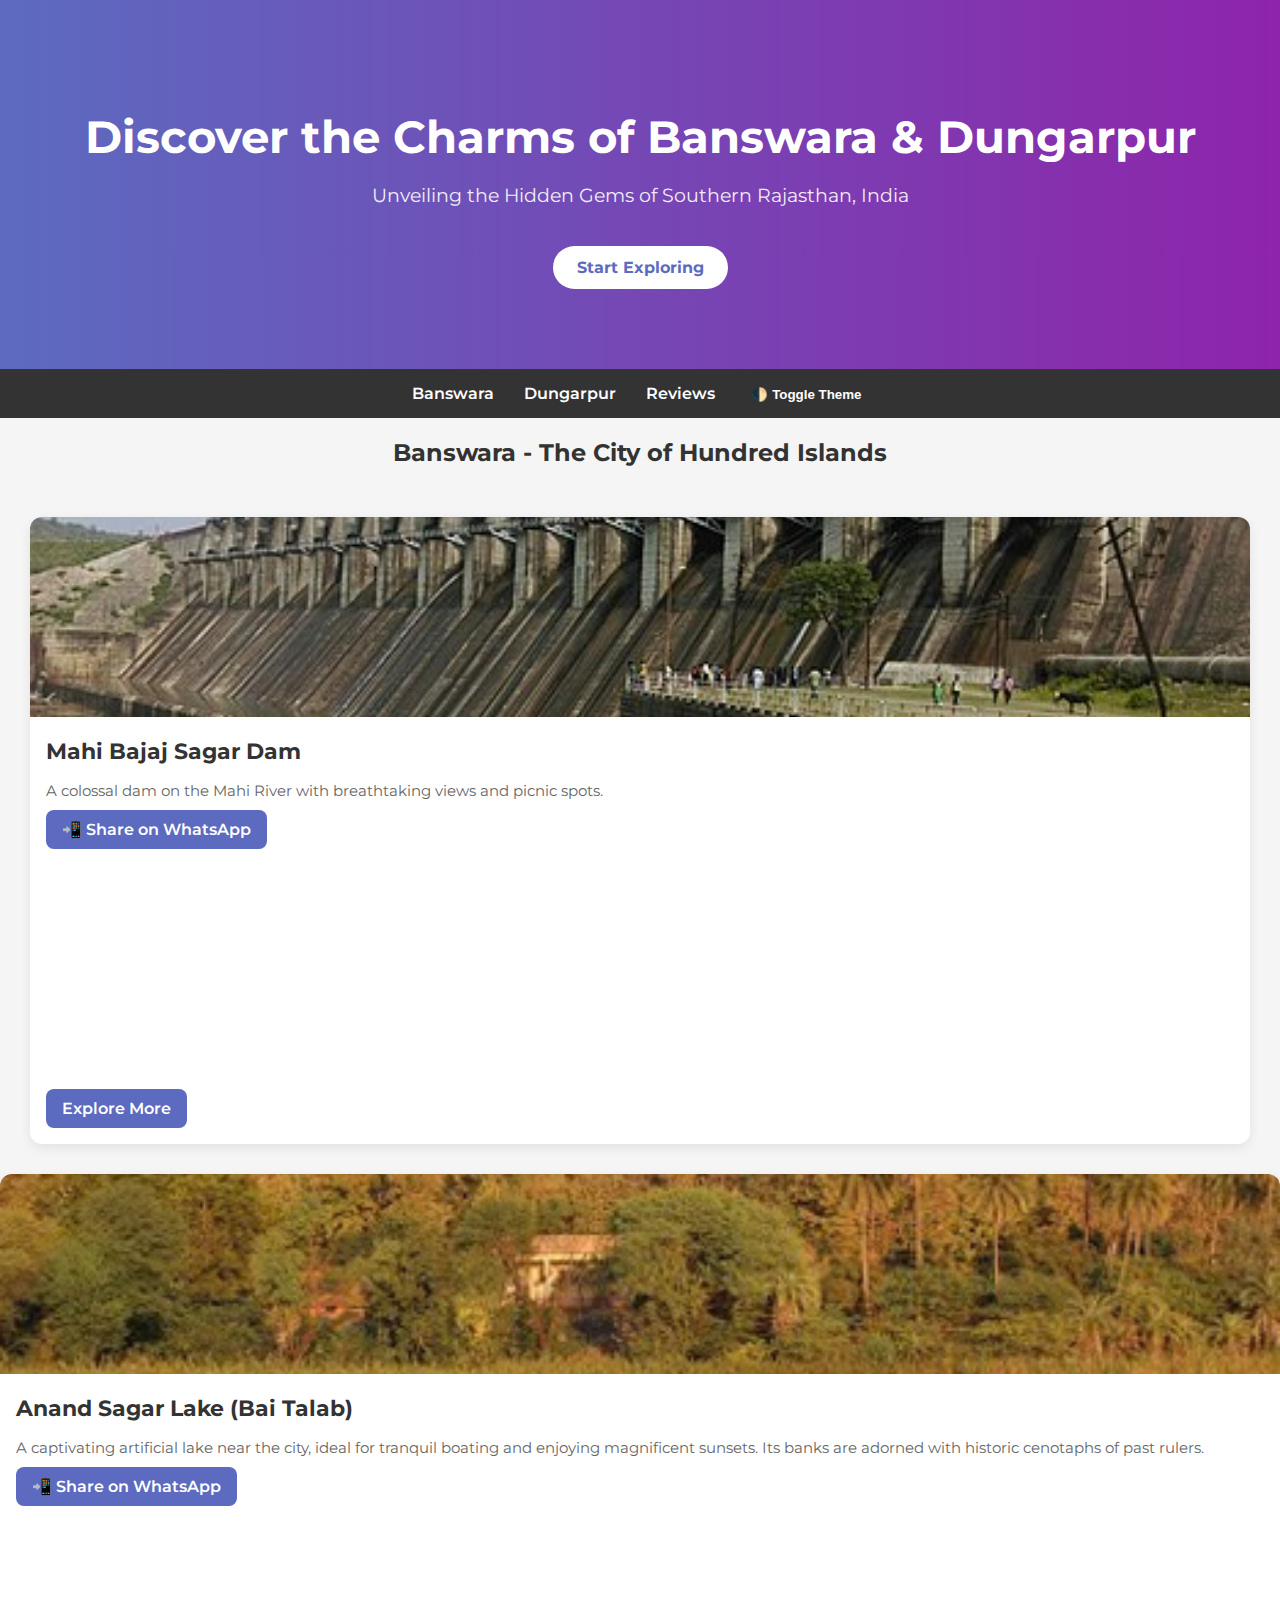
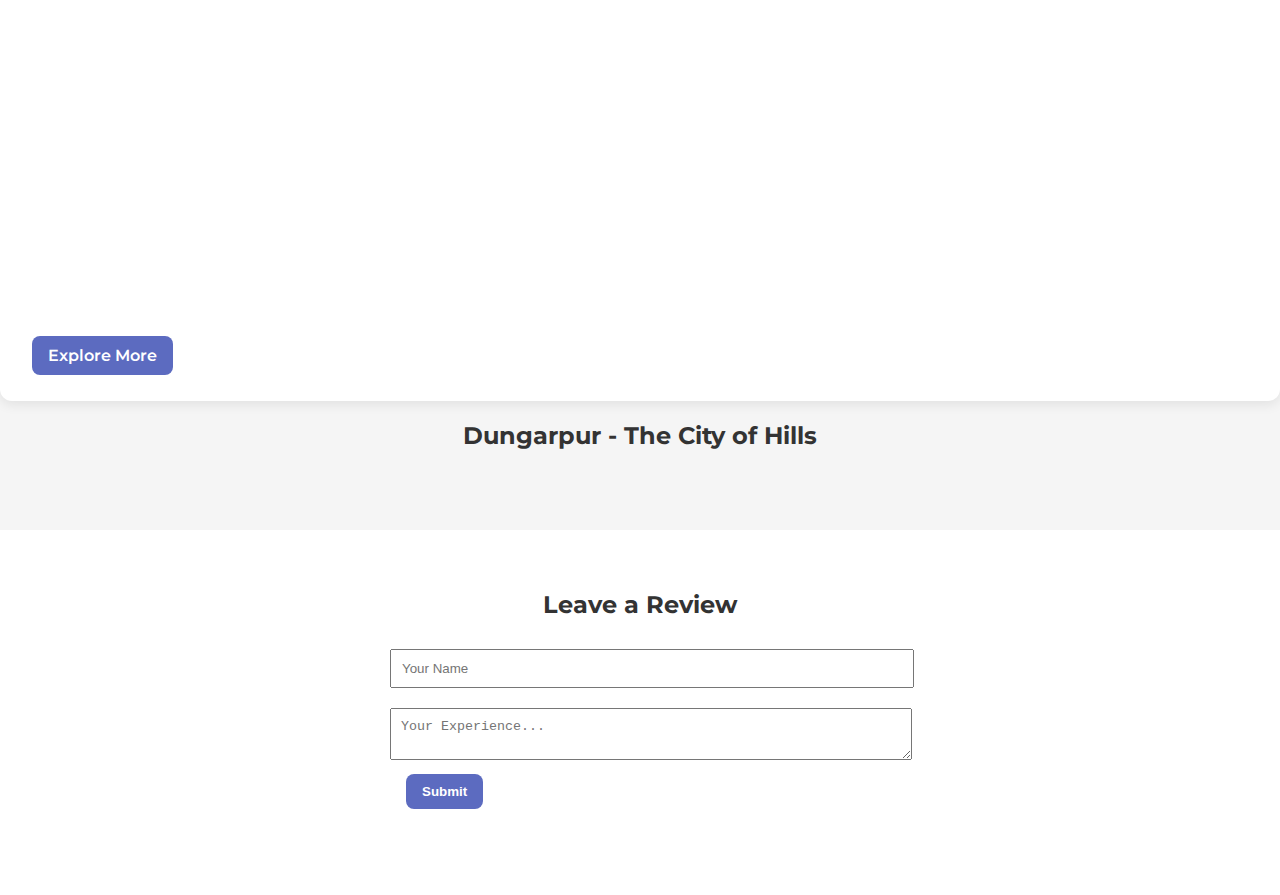
<file: index.html>
<!DOCTYPE html>
<html lang="en">

<head>
  <meta charset="UTF-8" />
  <meta name="viewport" content="width=device-width, initial-scale=1.0" />
  <title>Explore Southern Rajasthan: Banswara & Dungarpur</title>
  <link href="https://fonts.googleapis.com/css2?family=Montserrat:wght@400;700&family=Open+Sans:wght@400;600&display=swap"
    rel="stylesheet" />
  <style>
    body {
      margin: 0;
      font-family: 'Montserrat', sans-serif;
      background: #f5f5f5;
      color: #333;
    }

    header {
      background: linear-gradient(to right, #5c6bc0, #8e24aa);
      color: white;
      text-align: center;
      padding: 80px 20px;
    }

    .hero-content h1 {
      font-size: 2.8rem;
      margin-bottom: 10px;
      animation: fadeInDown 1s ease-in-out;
    }

    .hero-content p {
      font-size: 1.2rem;
      opacity: 0.9;
    }

    .btn-hero {
      display: inline-block;
      margin-top: 20px;
      padding: 12px 24px;
      background: white;
      color: #5c6bc0;
      border-radius: 25px;
      text-decoration: none;
      font-weight: bold;
      transition: background 0.3s;
    }

    .btn-hero:hover {
      background: #eee;
    }

    nav ul {
      display: flex;
      justify-content: center;
      background: #333;
      padding: 10px;
      list-style: none;
      margin: 0;
      flex-wrap: wrap;
    }

    nav li {
      margin: 5px 15px;
    }

    nav a,
    .lang-btn {
      color: white;
      text-decoration: none;
      font-weight: 600;
      transition: color 0.3s;
      background: transparent;
      border: none;
      cursor: pointer;
    }

    nav a:hover,
    .lang-btn:hover {
      color: #ffcc80;
    }

    .lang-btn.active {
      border-bottom: 2px solid #ffcc80;
    }

    .place-grid {
      display: grid;
      grid-template-columns: repeat(auto-fit, minmax(280px, 1fr));
      gap: 20px;
      padding: 30px;
    }

    .place-card {
      background: white;
      border-radius: 12px;
      box-shadow: 0 4px 12px rgba(0, 0, 0, 0.08);
      overflow: hidden;
      transition: transform 0.3s;
    }

    .place-card:hover {
      transform: scale(1.02);
    }

    .place-card img {
      width: 100%;
      height: 200px;
      object-fit: cover;
      transition: transform 0.3s ease-in-out;
    }

    .place-card img:hover {
      transform: scale(1.05);
    }

    .place-card h3 {
      margin: 16px;
      font-size: 1.4rem;
      color: #333;
    }

    .place-card p {
      margin: 0 16px 10px;
      font-size: 0.95rem;
      color: #666;
    }

    .learn-more-btn {
      display: inline-block;
      margin: 0 16px 16px;
      padding: 10px 16px;
      background: #5c6bc0;
      color: white;
      border: none;
      border-radius: 8px;
      text-decoration: none;
      font-weight: 600;
      cursor: pointer;
    }

    .learn-more-btn:hover {
      background: #3949ab;
    }

    #info {
      background: #fffbe6;
      padding: 20px;
      margin: 20px;
      border-left: 5px solid #ffa726;
      font-size: 1rem;
      display: none;
    }

    #info.active {
      display: block;
    }

    @keyframes fadeInDown {
      from {
        opacity: 0;
        transform: translateY(-40px);
      }

      to {
        opacity: 1;
        transform: translateY(0);
      }
    }

    .dark-mode {
      background: #121212;
      color: #f1f1f1;
    }

    .dark-mode header {
      background: linear-gradient(to right, #2c2c54, #5758bb);
    }

    .dark-mode .place-card {
      background: #1f1f1f;
      color: #f1f1f1;
    }

    .dark-mode .learn-more-btn {
      background: #333;
    }

    .dark-mode #info {
      background: #2a2a2a;
      color: #f1f1f1;
    }

    .dark-mode input,
    .dark-mode textarea {
      background: #333;
      color: #f1f1f1;
      border: 1px solid #444;
    }
  </style>
</head>

<body>
  <header>
    <div class="hero-content">
      <h1>Discover the Charms of Banswara & Dungarpur</h1>
      <p>Unveiling the Hidden Gems of Southern Rajasthan, India</p>
      <a href="#banswara" class="btn-hero">Start Exploring</a>
    </div>
  </header>

  <nav>
    <ul>
      <li><a href="#banswara" onclick="showBanswara()">Banswara</a></li>
      <li><a href="#dungarpur" onclick="showDungarpur()">Dungarpur</a></li>
      <li><a href="#review-section">Reviews</a></li>
      <li><button onclick="toggleTheme()" class="lang-btn">🌓 Toggle Theme</button></li>
    </ul>
  </nav>

  <div id="info"></div>

  <section id="banswara" class="tourist-section">
    <h2 style="text-align:center;">Banswara - The City of Hundred Islands</h2>
    <div class="place-grid">
      <div class="place-card">
        <img src="Mahi_Bajaj_Sagar_Dam.jpg" alt="Mahi Bajaj Sagar Dam" />
        <h3>Mahi Bajaj Sagar Dam</h3>
        <p>A colossal dam on the Mahi River with breathtaking views and picnic spots.</p>
        <a class="learn-more-btn"
          href="https://wa.me/?text=Check out Mahi Bajaj Sagar Dam: https://yourwebsite.com/mahi_bajaj_sagar_dam.html"
          target="_blank">📲 Share on WhatsApp</a>
        <div style="margin: 10px 16px;">
          <iframe
            src="https://www.google.com/maps/embed?pb=!1m18!1m12!1m3!1d3709.512420453119!2d74.462901!3d23.497181!2m3!1f0!2f0!3f0!3m2!1i1024!2i768!4f13.1!3m3!1m2!1s0x3967417be6b83e2f%3A0xf388fc81b8e32a07!2sMahi%20Bajaj%20Sagar%20Dam!5e0!3m2!1sen!2sin!4v1710000000000"
            width="100%" height="200" style="border:0; border-radius: 8px;" allowfullscreen="" loading="lazy"></iframe>
        </div>
        <a href="mahi_bajaj_sagar_dam.html" class="learn-more-btn">Explore More</a>
      </div>
      <!-- Repeat similar cards for other places with their respective map links and content -->
    </div>

<div class="place-card"> <img src="anand-sagar-lake3.jpg" alt="Anand Sagar Lake"> <h3 data-key="anandSagarTitle">Anand Sagar Lake (Bai Talab)</h3> <p data-key="anandSagarDesc">A captivating artificial lake near the city, ideal for tranquil boating and enjoying magnificent sunsets. Its banks are adorned with historic cenotaphs of past rulers. </p>

<a class="learn-more-btn"
          href="https://wa.me/?text=Check out Mahi Bajaj Sagar Dam: https://yourwebsite.com/mahi_bajaj_sagar_dam.html"
          target="_blank">📲 Share on WhatsApp</a>
        <div style="margin: 10px 16px;">


<iframe 
    src="https://www.google.com/maps/embed?pb=!1m18!1m12!1m3!1d3705.7310346586537!2d74.45633357489912!3d23.54109700078847!2m3!1f0!2f0!3f0!3m2!1i1024!2i768!4f13.1!3m3!1m2!1s0x39671f091a4b397b%3A0x30de5e2172be42ec!2sAnand%20Sagar%20Lake%20(Bai%20Talab)!5e0!3m2!1sen!2sin!4v1721573726244!5m2!1sen!2sin" 
    width="100%" 
    height="400" 
    style="border:0; border-radius: 12px;" 
    allowfullscreen="" 
    loading="lazy" 
    referrerpolicy="no-referrer-when-downgrade">
</iframe>
 <a href="anand_sagar.html" class="learn-more-btn" data-key="exploreMoreBtn">Explore More</a> </div>
  </section>

  <section id="dungarpur" class="tourist-section">
    <h2 style="text-align:center;">Dungarpur - The City of Hills</h2>
    <div class="place-grid">
      <!-- Add Dungarpur places here -->
    </div>
  </section>

  <section id="review-section" style="padding: 40px; background: #fff;">
    <h2 style="text-align: center;">Leave a Review</h2>
    <form style="max-width: 500px; margin: auto;" onsubmit="submitReview(event)">
      <input type="text" placeholder="Your Name" id="reviewer" required
        style="width: 100%; padding: 10px; margin: 10px 0;" />
      <textarea placeholder="Your Experience..." id="feedback" required
        style="width: 100%; padding: 10px; margin: 10px 0;"></textarea>
      <button type="submit" class="learn-more-btn">Submit</button>
    </form>
    <div id="reviews" style="margin-top: 30px; max-width: 600px; margin: 30px auto;"></div>
  </section>

  <script>
    function toggleTheme() {
      document.body.classList.toggle('dark-mode');
    }

    function showBanswara() {
      const infoDiv = document.getElementById('info');
      infoDiv.innerHTML = `
        <h2>Banswara Tourist Places</h2>
        <p><strong>Mahi Bajaj Sagar Dam:</strong> A dam with scenic views.</p>
        <p><strong>Anand Sagar Lake:</strong> A tranquil lake ideal for boating.</p>
        <p><strong>Abdullah Pir Dargah:</strong> A peaceful dargah with Urs fair.</p>
      `;
      infoDiv.classList.add('active');
    }

    function showDungarpur() {
      const infoDiv = document.getElementById('info');
      infoDiv.innerHTML = `
        <h2>Dungarpur Tourist Places</h2>
        <p><strong>Juna Mahal:</strong> 13th-century palace with frescoes.</p>
        <p><strong>Gaib Sagar Lake:</strong> Lake with temple, perfect for walks.</p>
        <p><strong>Deo Somnath Temple:</strong> Shiva temple from 12th century.</p>
      `;
      infoDiv.classList.add('active');
    }

    function submitReview(e) {
      e.preventDefault();
      const name = document.getElementById('reviewer').value;
      const feedback = document.getElementById('feedback').value;
      const reviewDiv = document.getElementById('reviews');

      const reviewHTML = `
        <div style="background:#f3f3f3; padding:10px; margin-bottom:10px; border-left:4px solid #5c6bc0;">
          <strong>${name}:</strong> <p>${feedback}</p>
        </div>
      `;
      reviewDiv.innerHTML += reviewHTML;
      document.getElementById('reviewer').value = '';
      document.getElementById('feedback').value = '';
    }
  </script>
</body>

</html>
</file>
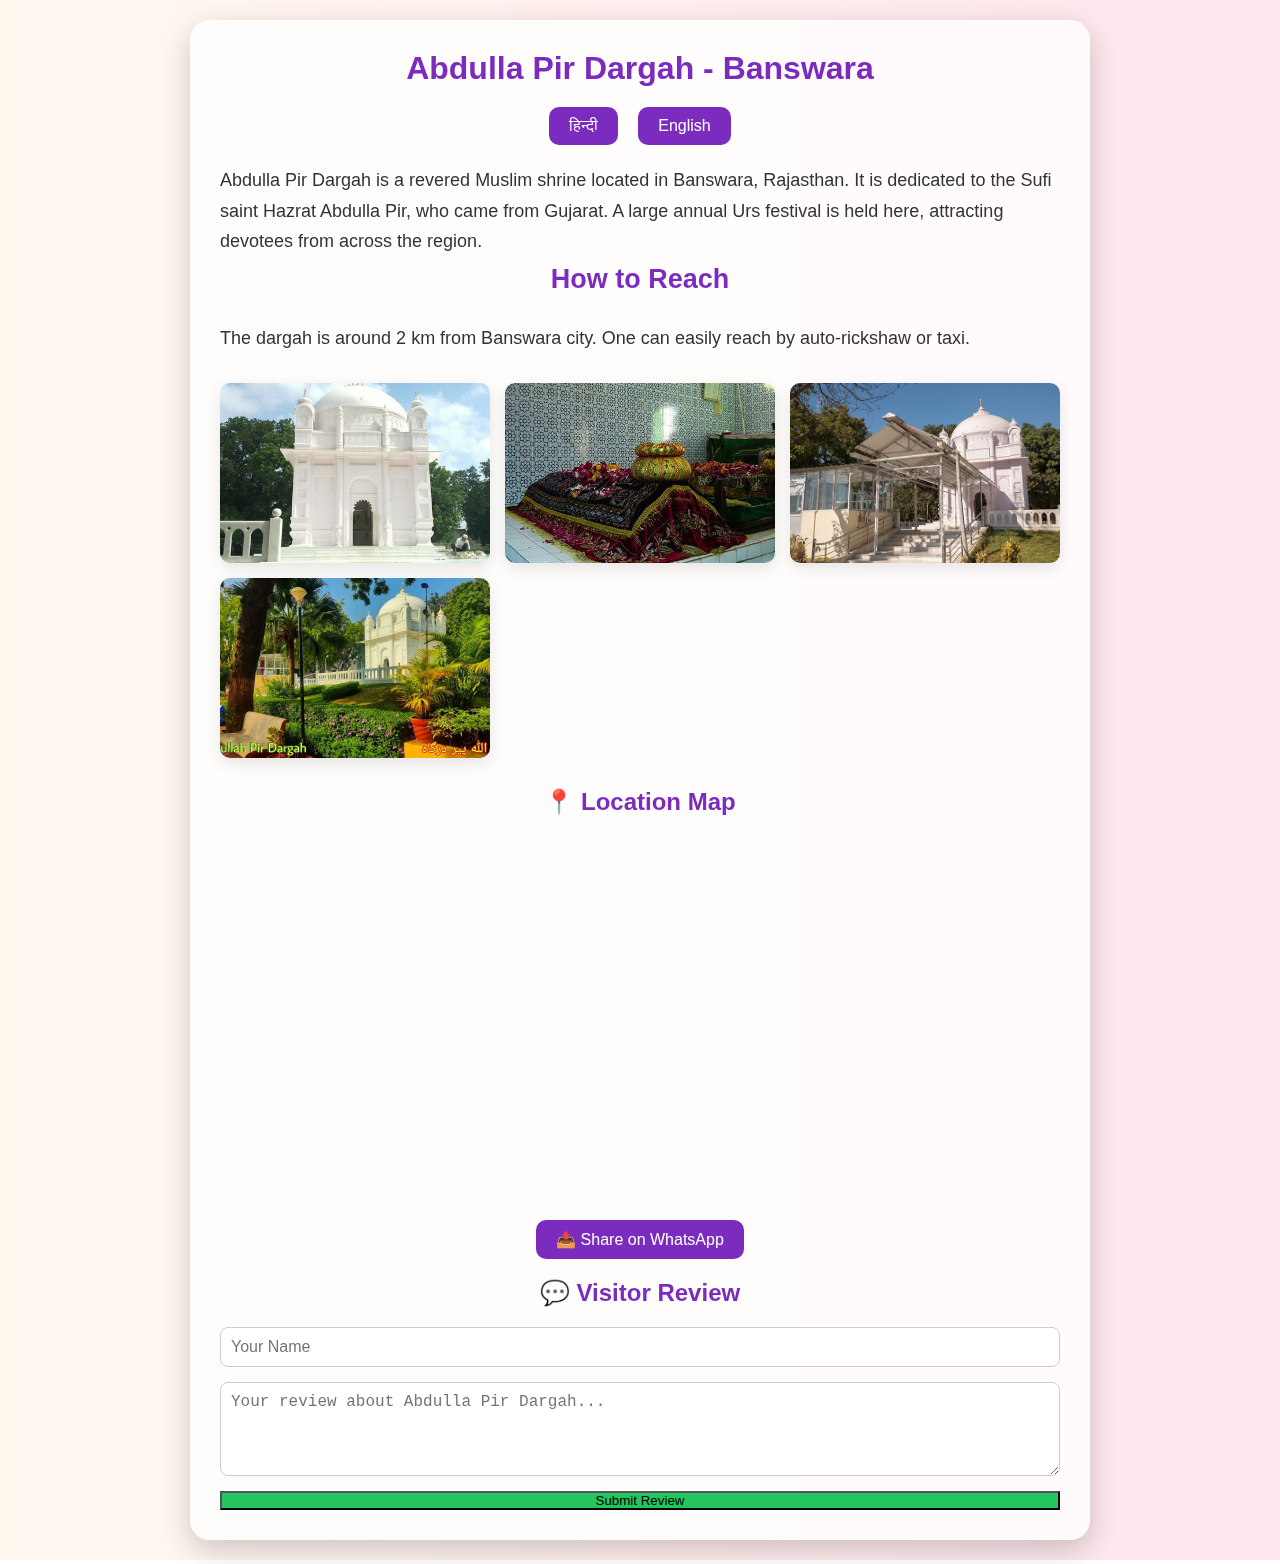
<file: abdullah_pir.html>
<!DOCTYPE html>
<html lang="en">

<head>
    <meta charset="UTF-8" />
    <meta name="viewport" content="width=device-width, initial-scale=1.0" />
    <title>Abdulla Pir Dargah - Banswara</title>
    <style>
        * {
            box-sizing: border-box;
            margin: 0;
            padding: 0;
        }

        body {
            font-family: 'Segoe UI', sans-serif;
            background: linear-gradient(to right, #fff9f0, #ffe5ec);
            padding: 20px;
        }

        .card {
            max-width: 900px;
            margin: auto;
            background: rgba(255, 255, 255, 0.8);
            backdrop-filter: blur(10px);
            border-radius: 20px;
            padding: 30px;
            box-shadow: 0 10px 30px rgba(0, 0, 0, 0.2);
        }

        h1,
        h2 {
            text-align: center;
            color: #7b2cbf;
            margin-bottom: 20px;
        }

        .lang-buttons {
            display: flex;
            justify-content: center;
            gap: 20px;
            margin-bottom: 20px;
        }

        .lang-buttons button,
        .share-btn {
            padding: 10px 20px;
            font-size: 16px;
            background: #7b2cbf;
            color: white;
            border: none;
            border-radius: 10px;
            cursor: pointer;
            transition: background 0.3s;
        }

        .lang-buttons button:hover,
        .share-btn:hover {
            background: #a061d1;
        }

        .content {
            font-size: 18px;
            line-height: 1.7;
            margin-bottom: 30px;
            color: #333;
            display: none;
        }

        .content.active {
            display: block;
        }

        .images {
            display: grid;
            grid-template-columns: repeat(auto-fit, minmax(200px, 1fr));
            gap: 15px;
            margin-bottom: 30px;
        }

        .images img {
            width: 100%;
            height: 180px;
            object-fit: cover;
            border-radius: 10px;
            box-shadow: 0 5px 15px rgba(0, 0, 0, 0.1);
            transition: transform 0.3s ease, box-shadow 0.3s ease;
            cursor: zoom-in;
        }

        .images img:hover {
            transform: scale(1.1);
            box-shadow: 0 8px 25px rgba(0, 0, 0, 0.2);
        }

        iframe {
            width: 100%;
            height: 300px;
            border: 0;
            border-radius: 12px;
            margin: 30px 0;
        }

        form {
            display: flex;
            flex-direction: column;
            gap: 15px;
            margin-top: 20px;
        }

        input,
        textarea {
            padding: 10px;
            border-radius: 8px;
            border: 1px solid #ccc;
            font-size: 16px;
        }

        form button {
            background: #22c55e;
        }

        form button:hover {
            background: #16a34a;
        }

        .share {
            text-align: center;
            margin: 20px 0;
        }

        @media (max-width: 600px) {
            .lang-buttons {
                flex-direction: column;
            }

            h1 {
                font-size: 24px;
            }
        }
    </style>
</head>

<body>

    <div class="card">
        <h1>Abdulla Pir Dargah - Banswara</h1>

        <!-- Language Buttons -->
        <div class="lang-buttons">
            <button onclick="switchLang('hindi')">हिन्दी</button>
            <button onclick="switchLang('english')">English</button>
        </div>

        <!-- Hindi Content -->
        <div id="hindi" class="content">
            <p>अब्दुल्ला पीर दरगाह बांसवाड़ा में स्थित एक पवित्र मुस्लिम तीर्थ स्थल है। यह दरगाह एक प्रसिद्ध सूफी संत
                हज़रत अब्दुल्ला पीर को समर्पित है, जो गुजरात से आए थे। हर साल यहां उर्स का आयोजन होता है जिसमें दूर-दूर
                से श्रद्धालु आते हैं।</p>
            <h2>कैसे पहुंचें</h2>
            <p>बांसवाड़ा शहर से दरगाह लगभग 2 किमी की दूरी पर है। टैक्सी या ऑटो से आसानी से पहुंचा जा सकता है।</p>
        </div>

        <!-- English Content -->
        <div id="english" class="content active">
            <p>Abdulla Pir Dargah is a revered Muslim shrine located in Banswara, Rajasthan. It is dedicated to the Sufi
                saint Hazrat Abdulla Pir, who came from Gujarat. A large annual Urs festival is held here, attracting
                devotees from across the region.</p>
            <h2>How to Reach</h2>
            <p>The dargah is around 2 km from Banswara city. One can easily reach by auto-rickshaw or taxi.</p>
        </div>

        <!-- Static Image Section -->
        <div class="images">
            <img src="293_abdulla-pir-dargah1.jpg" alt="Abdulla Pir Dargah 1">
            <img src="504_abdulla-pir-dargah2.jpg" alt="Abdulla Pir Dargah 2">
            <img src="883_Abdullah-Pir-in-Banswara.jpg" alt="Abdulla Pir Dargah 3">
            <img src="maxresdefault (1).jpg" alt="Abdulla Pir Dargah 4">
        </div>

        <!-- Map -->
        <h2>📍 Location Map</h2>
        <iframe
            src="https://www.google.com/maps/embed?pb=!1m18!1m12!1m3!1d3653.741980904823!2d74.44123497481529!3d23.68731837871204!2m3!1f0!2f0!3f0!3m2!1i1024!2i768!4f13.1!3m3!1m2!1s0x396709617d53a9cf%3A0x6caa76fa66b1728f!2sAbdulla%20Pir%20Dargah!5e0!3m2!1sen!2sin!4v1721562342342!5m2!1sen!2sin"
            allowfullscreen="" loading="lazy">
        </iframe>

        <!-- Share Button -->
        <div class="share">
            <button class="share-btn" onclick="shareWhatsApp()">📤 Share on WhatsApp</button>
        </div>

        <!-- Review Form -->
        <h2>💬 Visitor Review</h2>
        <form onsubmit="event.preventDefault(); alert('Thank you for your review!'); this.reset();">
            <input type="text" placeholder="Your Name" required />
            <textarea rows="4" placeholder="Your review about Abdulla Pir Dargah..." required></textarea>
            <button type="submit">Submit Review</button>
        </form>
    </div>

    <script>
        function switchLang(lang) {
            document.getElementById('hindi').classList.remove('active');
            document.getElementById('english').classList.remove('active');
            document.getElementById(lang).classList.add('active');
        }

        function shareWhatsApp() {
            const text = "Visit Abdulla Pir Dargah in Banswara, Rajasthan — a spiritual site of peace and devotion.\nhttps://your-website-link.com";
            const url = "https://wa.me/?text=" + encodeURIComponent(text);
            window.open(url, '_blank');
        }
    </script>

</body>

</html>
</file>
